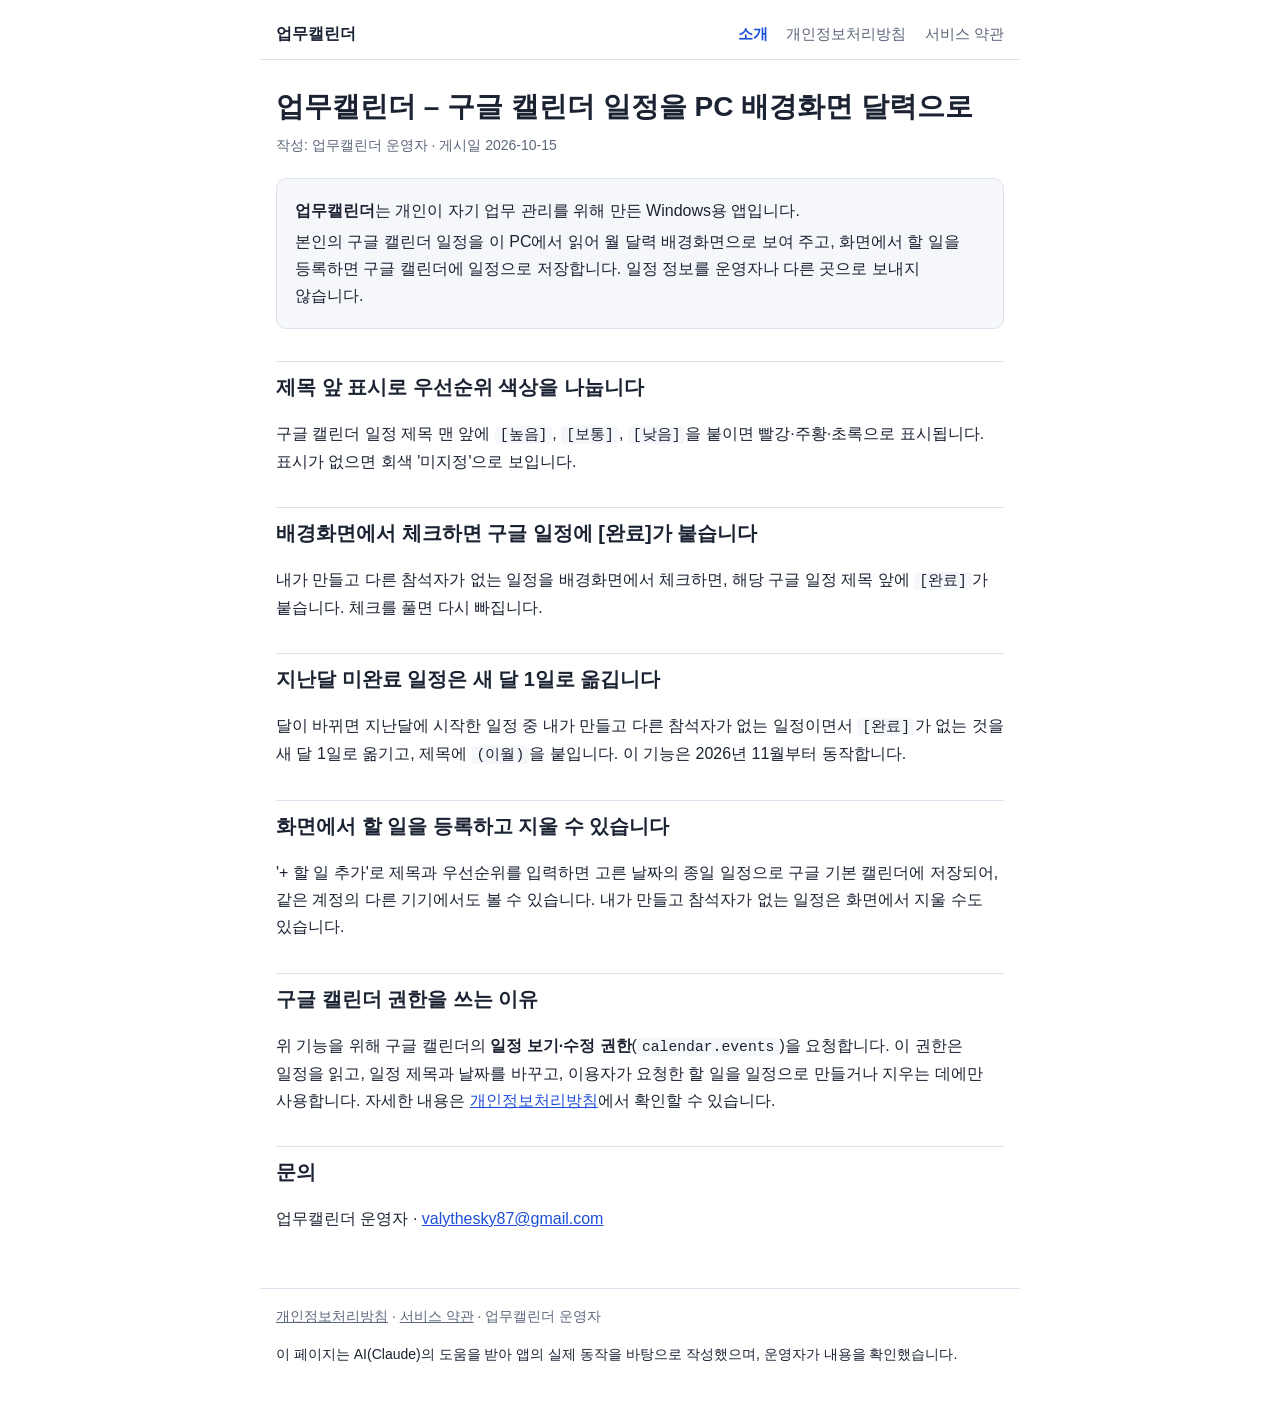
<file: index.html>
<!doctype html>
<html lang="ko">
<head>
<meta charset="utf-8">
<meta name="viewport" content="width=device-width, initial-scale=1">
<title>업무캘린더 – 구글 캘린더 업무 달력 배경화면</title>
<meta name="description" content="구글 캘린더 일정을 우선순위 색상과 완료 체크가 있는 월 달력으로 PC 배경화면에 보여 주는 개인용 Windows 앱입니다.">
<meta name="author" content="업무캘린더 운영자">
<link rel="stylesheet" href="style.css">
<script type="application/ld+json">
{"@context":"https://schema.org","@type":"WebPage","name":"업무캘린더","datePublished":"2026-10-15T00:00:00+09:00","dateModified":"2026-10-15T00:00:00+09:00","author":{"@type":"Person","name":"업무캘린더 운영자"}}
</script>
</head>
<body>
<header class="site">
  <a class="brand" href="./">업무캘린더</a>
  <nav>
    <a href="./" aria-current="page">소개</a>
    <a href="privacy.html">개인정보처리방침</a>
    <a href="terms.html">서비스 약관</a>
  </nav>
</header>
<main>
  <h1>업무캘린더 – 구글 캘린더 일정을 PC 배경화면 달력으로</h1>
  <p class="meta">작성: 업무캘린더 운영자 · 게시일 2026-10-15</p>

  <div class="summary">
    <p><strong>업무캘린더</strong>는 개인이 자기 업무 관리를 위해 만든 Windows용 앱입니다.</p>
    <p>본인의 구글 캘린더 일정을 이 PC에서 읽어 월 달력 배경화면으로 보여 주고, 화면에서 할 일을 등록하면 구글 캘린더에 일정으로 저장합니다. 일정 정보를 운영자나 다른 곳으로 보내지 않습니다.</p>
  </div>

  <h2>제목 앞 표시로 우선순위 색상을 나눕니다</h2>
  <p>구글 캘린더 일정 제목 맨 앞에 <code>[높음]</code>, <code>[보통]</code>, <code>[낮음]</code>을 붙이면 빨강·주황·초록으로 표시됩니다. 표시가 없으면 회색 '미지정'으로 보입니다.</p>

  <h2>배경화면에서 체크하면 구글 일정에 [완료]가 붙습니다</h2>
  <p>내가 만들고 다른 참석자가 없는 일정을 배경화면에서 체크하면, 해당 구글 일정 제목 앞에 <code>[완료]</code>가 붙습니다. 체크를 풀면 다시 빠집니다.</p>

  <h2>지난달 미완료 일정은 새 달 1일로 옮깁니다</h2>
  <p>달이 바뀌면 지난달에 시작한 일정 중 내가 만들고 다른 참석자가 없는 일정이면서 <code>[완료]</code>가 없는 것을 새 달 1일로 옮기고, 제목에 <code>(이월)</code>을 붙입니다. 이 기능은 2026년 11월부터 동작합니다.</p>

  <h2>화면에서 할 일을 등록하고 지울 수 있습니다</h2>
  <p>'+ 할 일 추가'로 제목과 우선순위를 입력하면 고른 날짜의 종일 일정으로 구글 기본 캘린더에 저장되어, 같은 계정의 다른 기기에서도 볼 수 있습니다. 내가 만들고 참석자가 없는 일정은 화면에서 지울 수도 있습니다.</p>

  <h2>구글 캘린더 권한을 쓰는 이유</h2>
  <p>위 기능을 위해 구글 캘린더의 <strong>일정 보기·수정 권한</strong>(<code>calendar.events</code>)을 요청합니다. 이 권한은 일정을 읽고, 일정 제목과 날짜를 바꾸고, 이용자가 요청한 할 일을 일정으로 만들거나 지우는 데에만 사용합니다. 자세한 내용은 <a href="privacy.html">개인정보처리방침</a>에서 확인할 수 있습니다.</p>

  <h2>문의</h2>
  <p>업무캘린더 운영자 · <a href="mailto:valythesky87@gmail.com">valythesky87@gmail.com</a></p>
</main>
<footer class="site">
  <a href="privacy.html">개인정보처리방침</a> · <a href="terms.html">서비스 약관</a> · 업무캘린더 운영자
  <p>이 페이지는 AI(Claude)의 도움을 받아 앱의 실제 동작을 바탕으로 작성했으며, 운영자가 내용을 확인했습니다.</p>
</footer>
</body>
</html>
</file>
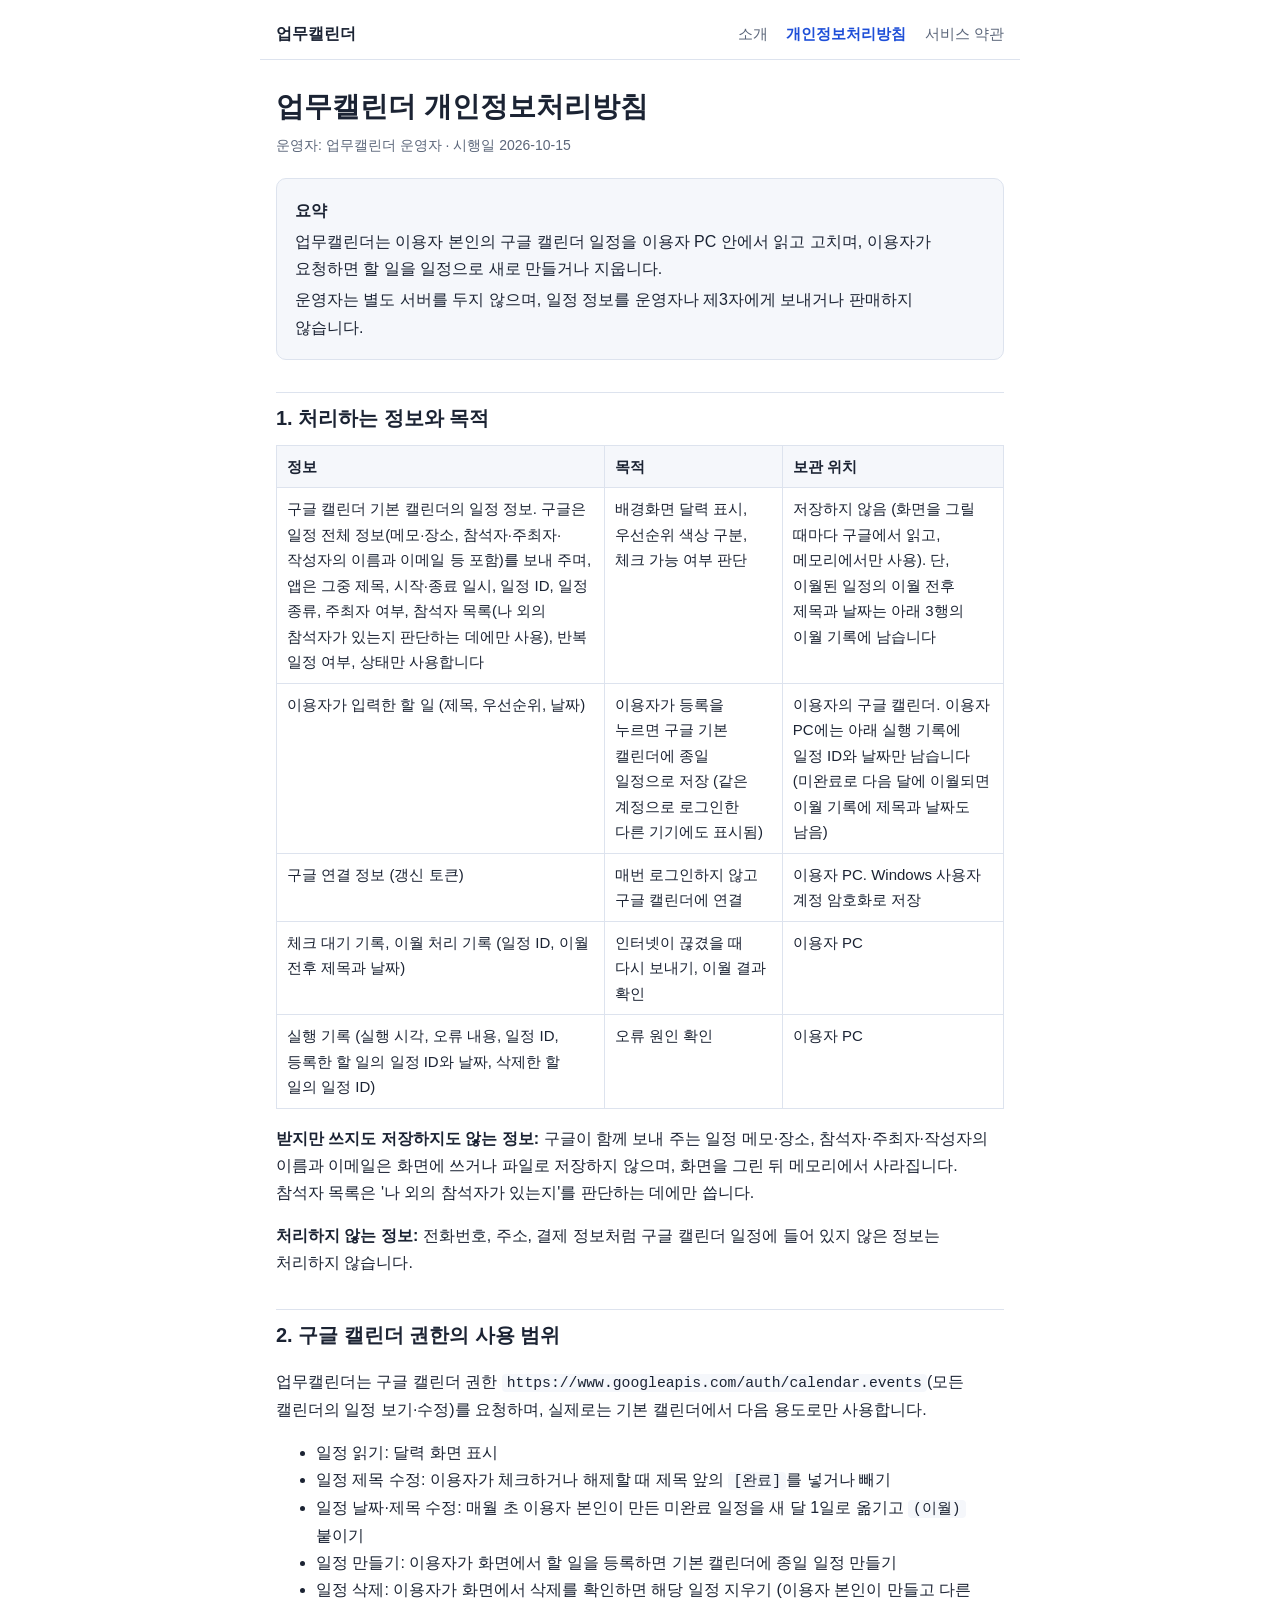
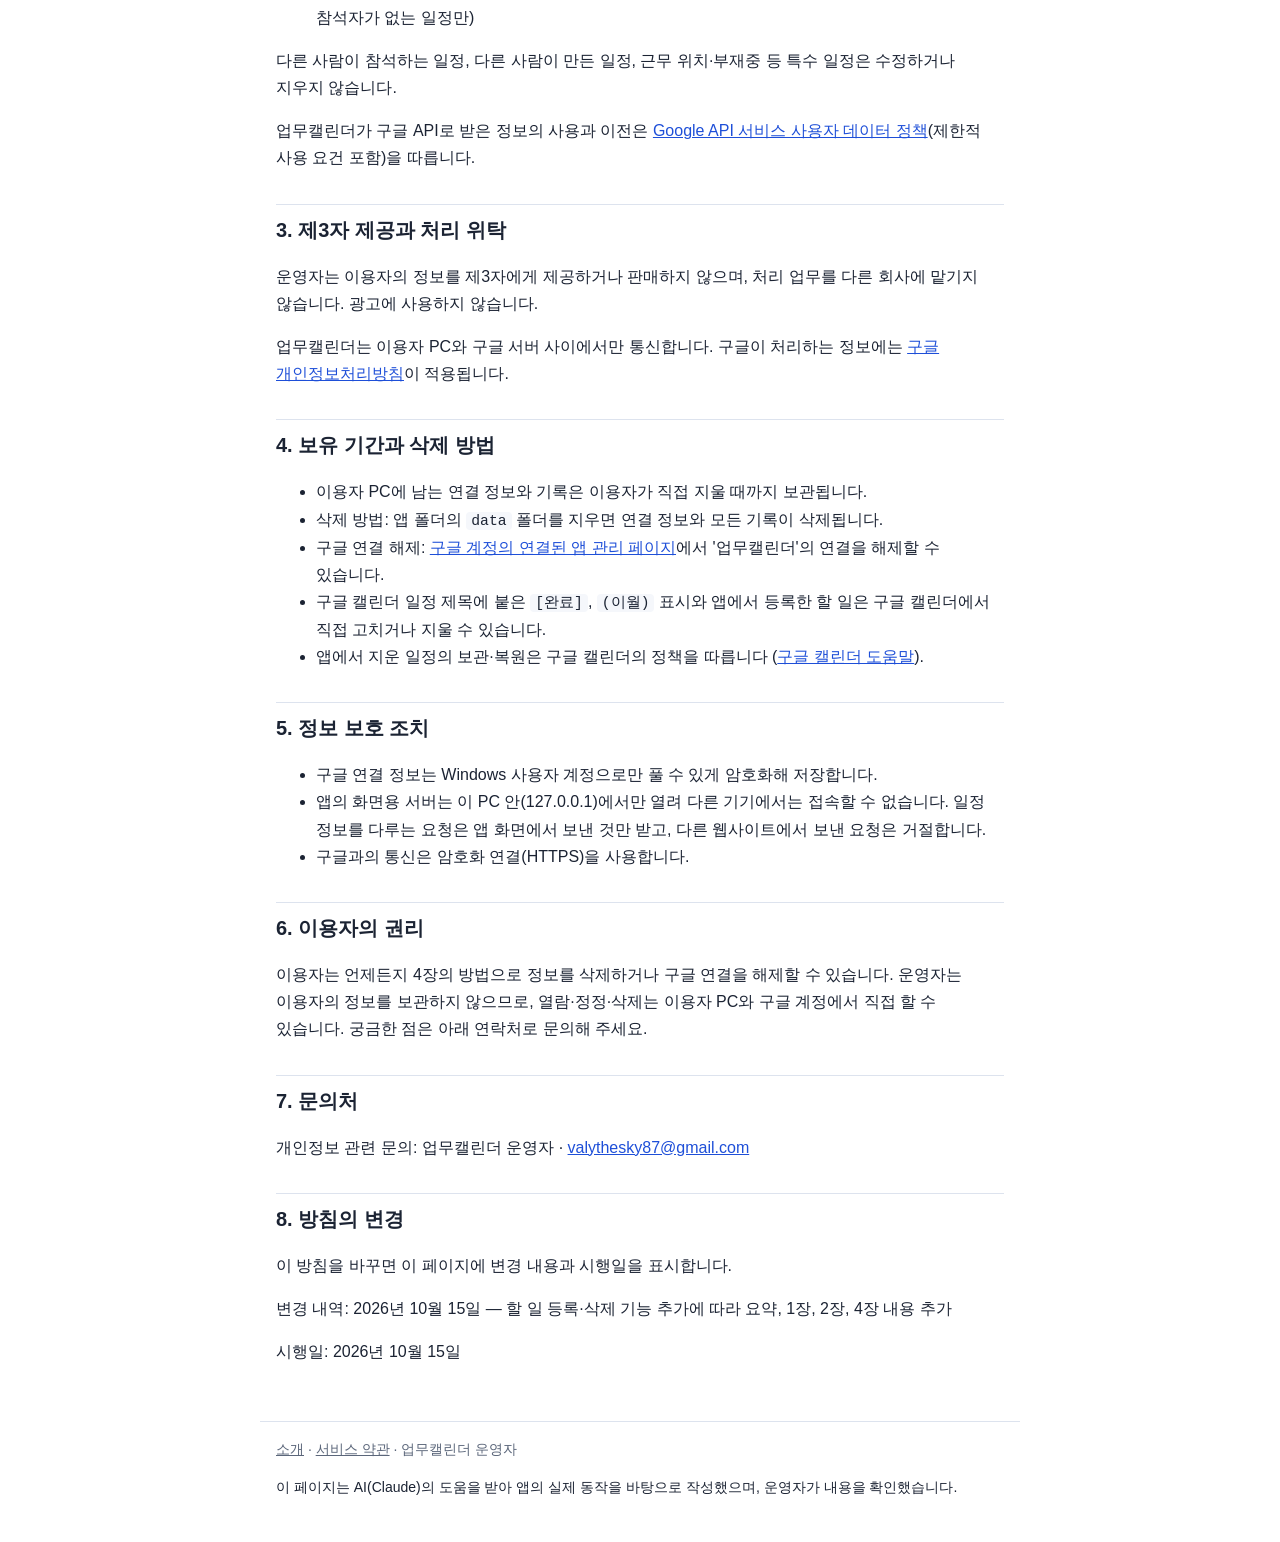
<file: privacy.html>
<!doctype html>
<html lang="ko">
<head>
<meta charset="utf-8">
<meta name="viewport" content="width=device-width, initial-scale=1">
<title>업무캘린더 개인정보처리방침 – 처리 항목과 보관 위치</title>
<meta name="description" content="업무캘린더가 구글 캘린더 정보를 어떤 목적으로 읽고 어디에 보관하며 어떻게 삭제하는지 설명합니다. 정보는 이용자 PC에만 남습니다.">
<meta name="author" content="업무캘린더 운영자">
<link rel="stylesheet" href="style.css">
<script type="application/ld+json">
{"@context":"https://schema.org","@type":"WebPage","name":"업무캘린더 개인정보처리방침","datePublished":"2026-10-15T00:00:00+09:00","dateModified":"2026-10-15T00:00:00+09:00","author":{"@type":"Person","name":"업무캘린더 운영자"}}
</script>
</head>
<body>
<header class="site">
  <a class="brand" href="./">업무캘린더</a>
  <nav>
    <a href="./">소개</a>
    <a href="privacy.html" aria-current="page">개인정보처리방침</a>
    <a href="terms.html">서비스 약관</a>
  </nav>
</header>
<main>
  <h1>업무캘린더 개인정보처리방침</h1>
  <p class="meta">운영자: 업무캘린더 운영자 · 시행일 2026-10-15</p>

  <div class="summary">
    <p><strong>요약</strong></p>
    <p>업무캘린더는 이용자 본인의 구글 캘린더 일정을 이용자 PC 안에서 읽고 고치며, 이용자가 요청하면 할 일을 일정으로 새로 만들거나 지웁니다.</p>
    <p>운영자는 별도 서버를 두지 않으며, 일정 정보를 운영자나 제3자에게 보내거나 판매하지 않습니다.</p>
  </div>

  <h2>1. 처리하는 정보와 목적</h2>
  <table>
    <thead><tr><th>정보</th><th>목적</th><th>보관 위치</th></tr></thead>
    <tbody>
      <tr><td>구글 캘린더 기본 캘린더의 일정 정보. 구글은 일정 전체 정보(메모·장소, 참석자·주최자·작성자의 이름과 이메일 등 포함)를 보내 주며, 앱은 그중 제목, 시작·종료 일시, 일정 ID, 일정 종류, 주최자 여부, 참석자 목록(나 외의 참석자가 있는지 판단하는 데에만 사용), 반복 일정 여부, 상태만 사용합니다</td><td>배경화면 달력 표시, 우선순위 색상 구분, 체크 가능 여부 판단</td><td>저장하지 않음 (화면을 그릴 때마다 구글에서 읽고, 메모리에서만 사용). 단, 이월된 일정의 이월 전후 제목과 날짜는 아래 3행의 이월 기록에 남습니다</td></tr>
      <tr><td>이용자가 입력한 할 일 (제목, 우선순위, 날짜)</td><td>이용자가 등록을 누르면 구글 기본 캘린더에 종일 일정으로 저장 (같은 계정으로 로그인한 다른 기기에도 표시됨)</td><td>이용자의 구글 캘린더. 이용자 PC에는 아래 실행 기록에 일정 ID와 날짜만 남습니다(미완료로 다음 달에 이월되면 이월 기록에 제목과 날짜도 남음)</td></tr>
      <tr><td>구글 연결 정보 (갱신 토큰)</td><td>매번 로그인하지 않고 구글 캘린더에 연결</td><td>이용자 PC. Windows 사용자 계정 암호화로 저장</td></tr>
      <tr><td>체크 대기 기록, 이월 처리 기록 (일정 ID, 이월 전후 제목과 날짜)</td><td>인터넷이 끊겼을 때 다시 보내기, 이월 결과 확인</td><td>이용자 PC</td></tr>
      <tr><td>실행 기록 (실행 시각, 오류 내용, 일정 ID, 등록한 할 일의 일정 ID와 날짜, 삭제한 할 일의 일정 ID)</td><td>오류 원인 확인</td><td>이용자 PC</td></tr>
    </tbody>
  </table>
  <p><strong>받지만 쓰지도 저장하지도 않는 정보:</strong> 구글이 함께 보내 주는 일정 메모·장소, 참석자·주최자·작성자의 이름과 이메일은 화면에 쓰거나 파일로 저장하지 않으며, 화면을 그린 뒤 메모리에서 사라집니다. 참석자 목록은 '나 외의 참석자가 있는지'를 판단하는 데에만 씁니다.</p>
  <p><strong>처리하지 않는 정보:</strong> 전화번호, 주소, 결제 정보처럼 구글 캘린더 일정에 들어 있지 않은 정보는 처리하지 않습니다.</p>

  <h2>2. 구글 캘린더 권한의 사용 범위</h2>
  <p>업무캘린더는 구글 캘린더 권한 <code>https://www.googleapis.com/auth/calendar.events</code>(모든 캘린더의 일정 보기·수정)를 요청하며, 실제로는 기본 캘린더에서 다음 용도로만 사용합니다.</p>
  <ul>
    <li>일정 읽기: 달력 화면 표시</li>
    <li>일정 제목 수정: 이용자가 체크하거나 해제할 때 제목 앞의 <code>[완료]</code>를 넣거나 빼기</li>
    <li>일정 날짜·제목 수정: 매월 초 이용자 본인이 만든 미완료 일정을 새 달 1일로 옮기고 <code>(이월)</code> 붙이기</li>
    <li>일정 만들기: 이용자가 화면에서 할 일을 등록하면 기본 캘린더에 종일 일정 만들기</li>
    <li>일정 삭제: 이용자가 화면에서 삭제를 확인하면 해당 일정 지우기 (이용자 본인이 만들고 다른 참석자가 없는 일정만)</li>
  </ul>
  <p>다른 사람이 참석하는 일정, 다른 사람이 만든 일정, 근무 위치·부재중 등 특수 일정은 수정하거나 지우지 않습니다.</p>
  <p>업무캘린더가 구글 API로 받은 정보의 사용과 이전은 <a href="https://developers.google.com/terms/api-services-user-data-policy">Google API 서비스 사용자 데이터 정책</a>(제한적 사용 요건 포함)을 따릅니다.</p>

  <h2>3. 제3자 제공과 처리 위탁</h2>
  <p>운영자는 이용자의 정보를 제3자에게 제공하거나 판매하지 않으며, 처리 업무를 다른 회사에 맡기지 않습니다. 광고에 사용하지 않습니다.</p>
  <p>업무캘린더는 이용자 PC와 구글 서버 사이에서만 통신합니다. 구글이 처리하는 정보에는 <a href="https://policies.google.com/privacy">구글 개인정보처리방침</a>이 적용됩니다.</p>

  <h2>4. 보유 기간과 삭제 방법</h2>
  <ul>
    <li>이용자 PC에 남는 연결 정보와 기록은 이용자가 직접 지울 때까지 보관됩니다.</li>
    <li>삭제 방법: 앱 폴더의 <code>data</code> 폴더를 지우면 연결 정보와 모든 기록이 삭제됩니다.</li>
    <li>구글 연결 해제: <a href="https://myaccount.google.com/permissions">구글 계정의 연결된 앱 관리 페이지</a>에서 '업무캘린더'의 연결을 해제할 수 있습니다.</li>
    <li>구글 캘린더 일정 제목에 붙은 <code>[완료]</code>, <code>(이월)</code> 표시와 앱에서 등록한 할 일은 구글 캘린더에서 직접 고치거나 지울 수 있습니다.</li>
    <li>앱에서 지운 일정의 보관·복원은 구글 캘린더의 정책을 따릅니다 (<a href="https://support.google.com/calendar/answer/37113">구글 캘린더 도움말</a>).</li>
  </ul>

  <h2>5. 정보 보호 조치</h2>
  <ul>
    <li>구글 연결 정보는 Windows 사용자 계정으로만 풀 수 있게 암호화해 저장합니다.</li>
    <li>앱의 화면용 서버는 이 PC 안(127.0.0.1)에서만 열려 다른 기기에서는 접속할 수 없습니다. 일정 정보를 다루는 요청은 앱 화면에서 보낸 것만 받고, 다른 웹사이트에서 보낸 요청은 거절합니다.</li>
    <li>구글과의 통신은 암호화 연결(HTTPS)을 사용합니다.</li>
  </ul>

  <h2>6. 이용자의 권리</h2>
  <p>이용자는 언제든지 4장의 방법으로 정보를 삭제하거나 구글 연결을 해제할 수 있습니다. 운영자는 이용자의 정보를 보관하지 않으므로, 열람·정정·삭제는 이용자 PC와 구글 계정에서 직접 할 수 있습니다. 궁금한 점은 아래 연락처로 문의해 주세요.</p>

  <h2>7. 문의처</h2>
  <p>개인정보 관련 문의: 업무캘린더 운영자 · <a href="mailto:valythesky87@gmail.com">valythesky87@gmail.com</a></p>

  <h2>8. 방침의 변경</h2>
  <p>이 방침을 바꾸면 이 페이지에 변경 내용과 시행일을 표시합니다.</p>
  <p>변경 내역: 2026년 10월 15일 — 할 일 등록·삭제 기능 추가에 따라 요약, 1장, 2장, 4장 내용 추가</p>
  <p>시행일: 2026년 10월 15일</p>
</main>
<footer class="site">
  <a href="./">소개</a> · <a href="terms.html">서비스 약관</a> · 업무캘린더 운영자
  <p>이 페이지는 AI(Claude)의 도움을 받아 앱의 실제 동작을 바탕으로 작성했으며, 운영자가 내용을 확인했습니다.</p>
</footer>
</body>
</html>
</file>
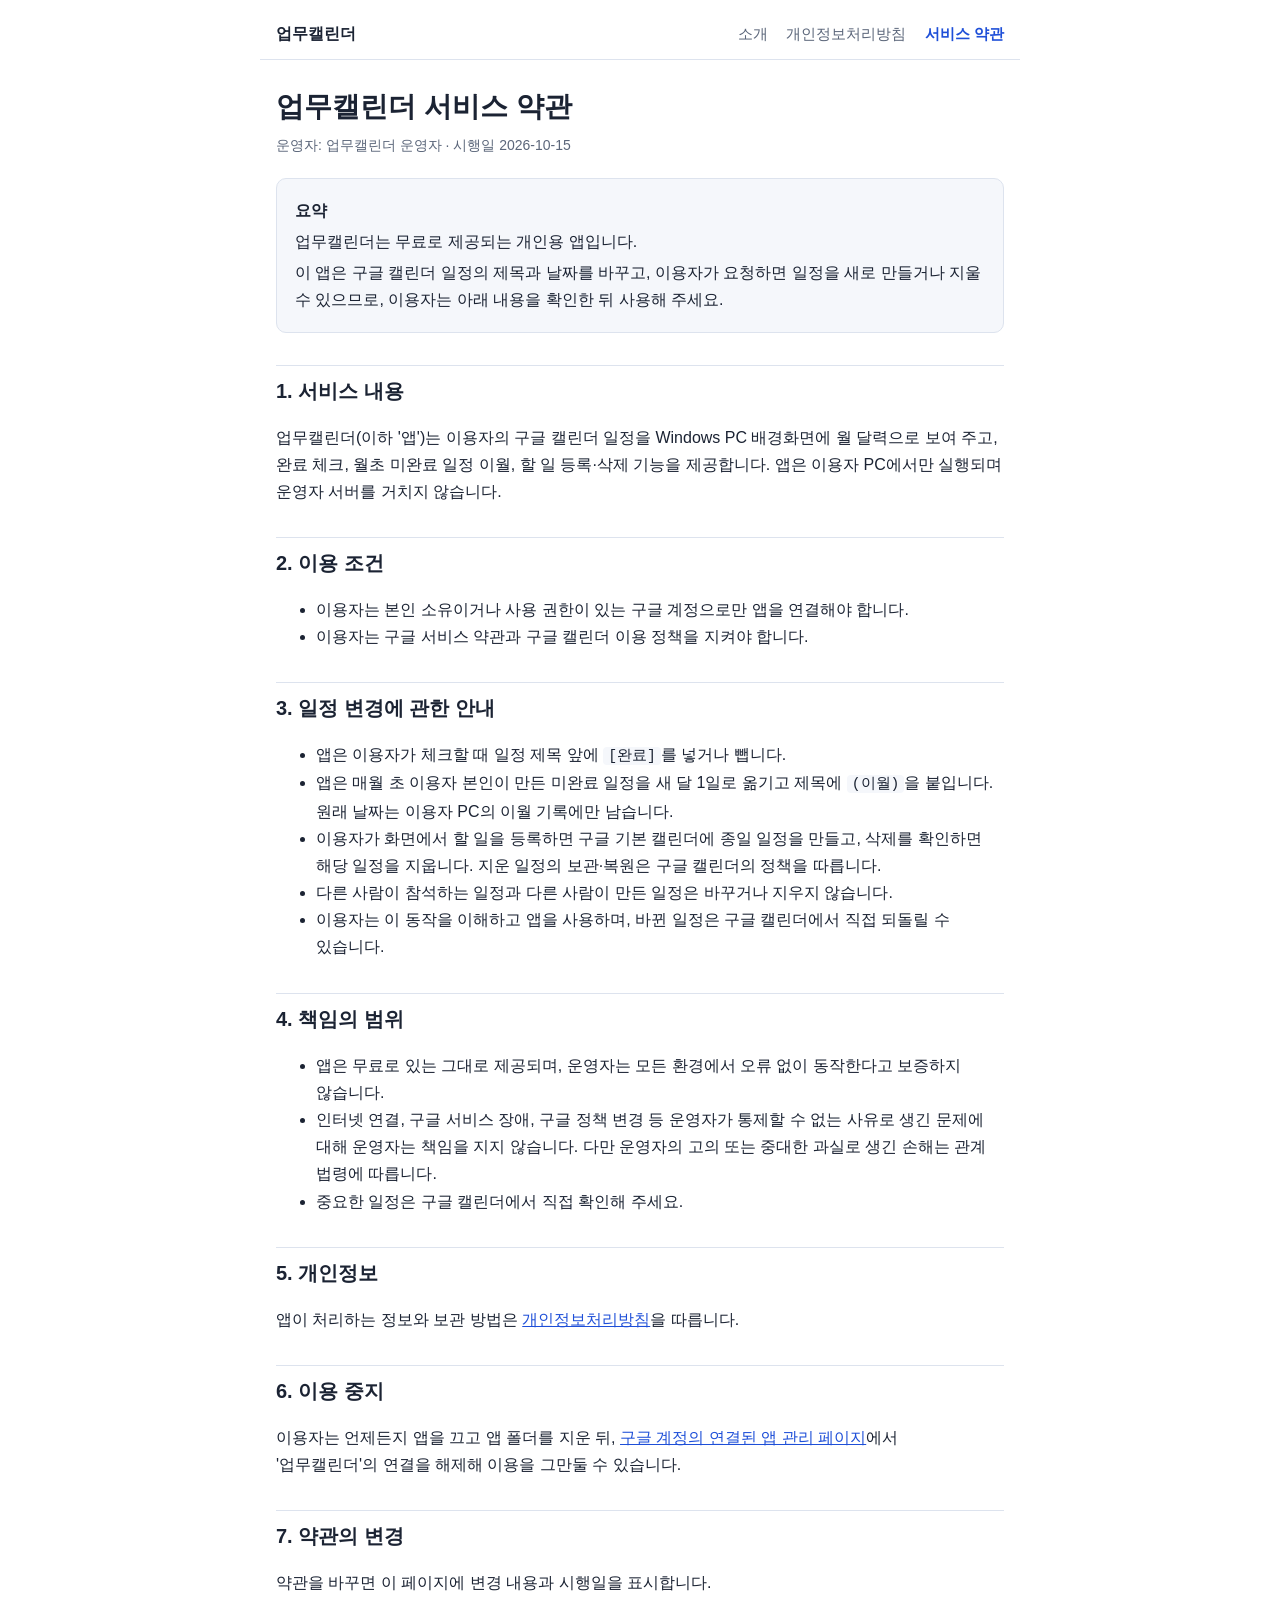
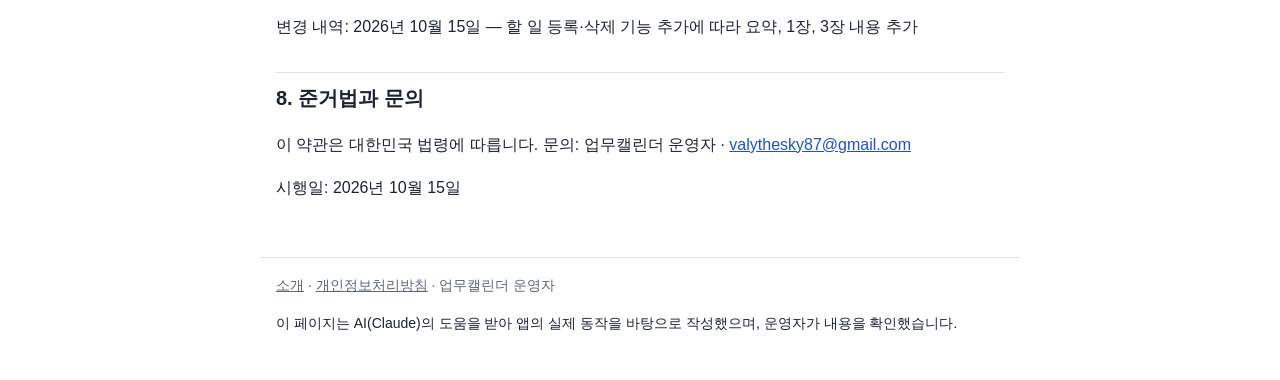
<file: terms.html>
<!doctype html>
<html lang="ko">
<head>
<meta charset="utf-8">
<meta name="viewport" content="width=device-width, initial-scale=1">
<title>업무캘린더 서비스 약관 – 이용 조건과 책임 범위</title>
<meta name="description" content="개인용 Windows 앱 업무캘린더의 이용 조건, 구글 캘린더 일정 변경에 대한 이용자 책임, 운영자의 책임 범위를 설명합니다.">
<meta name="author" content="업무캘린더 운영자">
<link rel="stylesheet" href="style.css">
<script type="application/ld+json">
{"@context":"https://schema.org","@type":"WebPage","name":"업무캘린더 서비스 약관","datePublished":"2026-10-15T00:00:00+09:00","dateModified":"2026-10-15T00:00:00+09:00","author":{"@type":"Person","name":"업무캘린더 운영자"}}
</script>
</head>
<body>
<header class="site">
  <a class="brand" href="./">업무캘린더</a>
  <nav>
    <a href="./">소개</a>
    <a href="privacy.html">개인정보처리방침</a>
    <a href="terms.html" aria-current="page">서비스 약관</a>
  </nav>
</header>
<main>
  <h1>업무캘린더 서비스 약관</h1>
  <p class="meta">운영자: 업무캘린더 운영자 · 시행일 2026-10-15</p>

  <div class="summary">
    <p><strong>요약</strong></p>
    <p>업무캘린더는 무료로 제공되는 개인용 앱입니다.</p>
    <p>이 앱은 구글 캘린더 일정의 제목과 날짜를 바꾸고, 이용자가 요청하면 일정을 새로 만들거나 지울 수 있으므로, 이용자는 아래 내용을 확인한 뒤 사용해 주세요.</p>
  </div>

  <h2>1. 서비스 내용</h2>
  <p>업무캘린더(이하 '앱')는 이용자의 구글 캘린더 일정을 Windows PC 배경화면에 월 달력으로 보여 주고, 완료 체크, 월초 미완료 일정 이월, 할 일 등록·삭제 기능을 제공합니다. 앱은 이용자 PC에서만 실행되며 운영자 서버를 거치지 않습니다.</p>

  <h2>2. 이용 조건</h2>
  <ul>
    <li>이용자는 본인 소유이거나 사용 권한이 있는 구글 계정으로만 앱을 연결해야 합니다.</li>
    <li>이용자는 구글 서비스 약관과 구글 캘린더 이용 정책을 지켜야 합니다.</li>
  </ul>

  <h2>3. 일정 변경에 관한 안내</h2>
  <ul>
    <li>앱은 이용자가 체크할 때 일정 제목 앞에 <code>[완료]</code>를 넣거나 뺍니다.</li>
    <li>앱은 매월 초 이용자 본인이 만든 미완료 일정을 새 달 1일로 옮기고 제목에 <code>(이월)</code>을 붙입니다. 원래 날짜는 이용자 PC의 이월 기록에만 남습니다.</li>
    <li>이용자가 화면에서 할 일을 등록하면 구글 기본 캘린더에 종일 일정을 만들고, 삭제를 확인하면 해당 일정을 지웁니다. 지운 일정의 보관·복원은 구글 캘린더의 정책을 따릅니다.</li>
    <li>다른 사람이 참석하는 일정과 다른 사람이 만든 일정은 바꾸거나 지우지 않습니다.</li>
    <li>이용자는 이 동작을 이해하고 앱을 사용하며, 바뀐 일정은 구글 캘린더에서 직접 되돌릴 수 있습니다.</li>
  </ul>

  <h2>4. 책임의 범위</h2>
  <ul>
    <li>앱은 무료로 있는 그대로 제공되며, 운영자는 모든 환경에서 오류 없이 동작한다고 보증하지 않습니다.</li>
    <li>인터넷 연결, 구글 서비스 장애, 구글 정책 변경 등 운영자가 통제할 수 없는 사유로 생긴 문제에 대해 운영자는 책임을 지지 않습니다. 다만 운영자의 고의 또는 중대한 과실로 생긴 손해는 관계 법령에 따릅니다.</li>
    <li>중요한 일정은 구글 캘린더에서 직접 확인해 주세요.</li>
  </ul>

  <h2>5. 개인정보</h2>
  <p>앱이 처리하는 정보와 보관 방법은 <a href="privacy.html">개인정보처리방침</a>을 따릅니다.</p>

  <h2>6. 이용 중지</h2>
  <p>이용자는 언제든지 앱을 끄고 앱 폴더를 지운 뒤, <a href="https://myaccount.google.com/permissions">구글 계정의 연결된 앱 관리 페이지</a>에서 '업무캘린더'의 연결을 해제해 이용을 그만둘 수 있습니다.</p>

  <h2>7. 약관의 변경</h2>
  <p>약관을 바꾸면 이 페이지에 변경 내용과 시행일을 표시합니다.</p>
  <p>변경 내역: 2026년 10월 15일 — 할 일 등록·삭제 기능 추가에 따라 요약, 1장, 3장 내용 추가</p>

  <h2>8. 준거법과 문의</h2>
  <p>이 약관은 대한민국 법령에 따릅니다. 문의: 업무캘린더 운영자 · <a href="mailto:valythesky87@gmail.com">valythesky87@gmail.com</a></p>
  <p>시행일: 2026년 10월 15일</p>
</main>
<footer class="site">
  <a href="./">소개</a> · <a href="privacy.html">개인정보처리방침</a> · 업무캘린더 운영자
  <p>이 페이지는 AI(Claude)의 도움을 받아 앱의 실제 동작을 바탕으로 작성했으며, 운영자가 내용을 확인했습니다.</p>
</footer>
</body>
</html>
</file>
<file: style.css>
/* 업무캘린더 안내 페이지 공통 스타일 (v01, 2026-10-15) */
:root {
  --bg: #ffffff;
  --surface: #f5f7fb;
  --text: #1b2333;
  --muted: #5b667a;
  --line: #dde3ee;
  --accent: #1e4fd8;
}
@media (prefers-color-scheme: dark) {
  :root:not([data-theme="light"]) {
    --bg: #0b1324;
    --surface: #111b31;
    --text: #e6ebf5;
    --muted: #9aa7bf;
    --line: #22304d;
    --accent: #7aa2ff;
  }
}
:root[data-theme="dark"] {
  --bg: #0b1324; --surface: #111b31; --text: #e6ebf5; --muted: #9aa7bf; --line: #22304d; --accent: #7aa2ff;
}
* { box-sizing: border-box; }
html { -webkit-text-size-adjust: 100%; }
body {
  margin: 0; background: var(--bg); color: var(--text);
  font-family: "Pretendard", "Malgun Gothic", "Apple SD Gothic Neo", "Noto Sans KR", sans-serif;
  line-height: 1.7; font-size: 16px;
  overflow-wrap: anywhere; word-break: keep-all;   /* 긴 주소는 줄바꿈, 한글은 단어 단위로 */
}
header.site, main, footer.site { max-width: 760px; margin: 0 auto; padding: 0 16px; }
header.site { display: flex; flex-wrap: wrap; gap: 8px 20px; align-items: center; padding-top: 20px; padding-bottom: 12px; border-bottom: 1px solid var(--line); }
header.site .brand { font-weight: 700; color: var(--text); text-decoration: none; margin-right: auto; }
header.site nav a { color: var(--muted); text-decoration: none; font-size: 15px; margin-left: 14px; }
header.site nav a[aria-current="page"] { color: var(--accent); font-weight: 700; }
main { padding-top: 28px; padding-bottom: 40px; }
h1 { font-size: 28px; line-height: 1.35; margin: 0 0 8px; }
h2 { font-size: 20px; margin: 32px 0 8px; padding-top: 8px; border-top: 1px solid var(--line); }
h3 { font-size: 17px; margin: 20px 0 6px; }
p, li { color: var(--text); }
.meta { color: var(--muted); font-size: 14px; margin: 0 0 20px; }
.summary { background: var(--surface); border: 1px solid var(--line); border-radius: 10px; padding: 14px 18px; margin: 16px 0 8px; }
.summary p { margin: 4px 0; }
table { width: 100%; border-collapse: collapse; margin: 10px 0; font-size: 15px; display: block; overflow-x: auto; }
th, td { border: 1px solid var(--line); padding: 8px 10px; text-align: left; vertical-align: top; }
th { background: var(--surface); white-space: nowrap; }
th, td { overflow-wrap: break-word; }   /* 표 안 한글 단어는 중간에서 끊지 않음 (좁은 화면에서는 표가 가로 스크롤) */
@media (max-width: 600px) {
  table { font-size: 14px; }
  th, td { padding: 6px 7px; }
}
a { color: var(--accent); }
code { background: var(--surface); padding: 1px 5px; border-radius: 4px; font-size: 0.92em; }
footer.site { padding-top: 16px; padding-bottom: 32px; border-top: 1px solid var(--line); color: var(--muted); font-size: 14px; }
footer.site a { color: var(--muted); }
</file>
